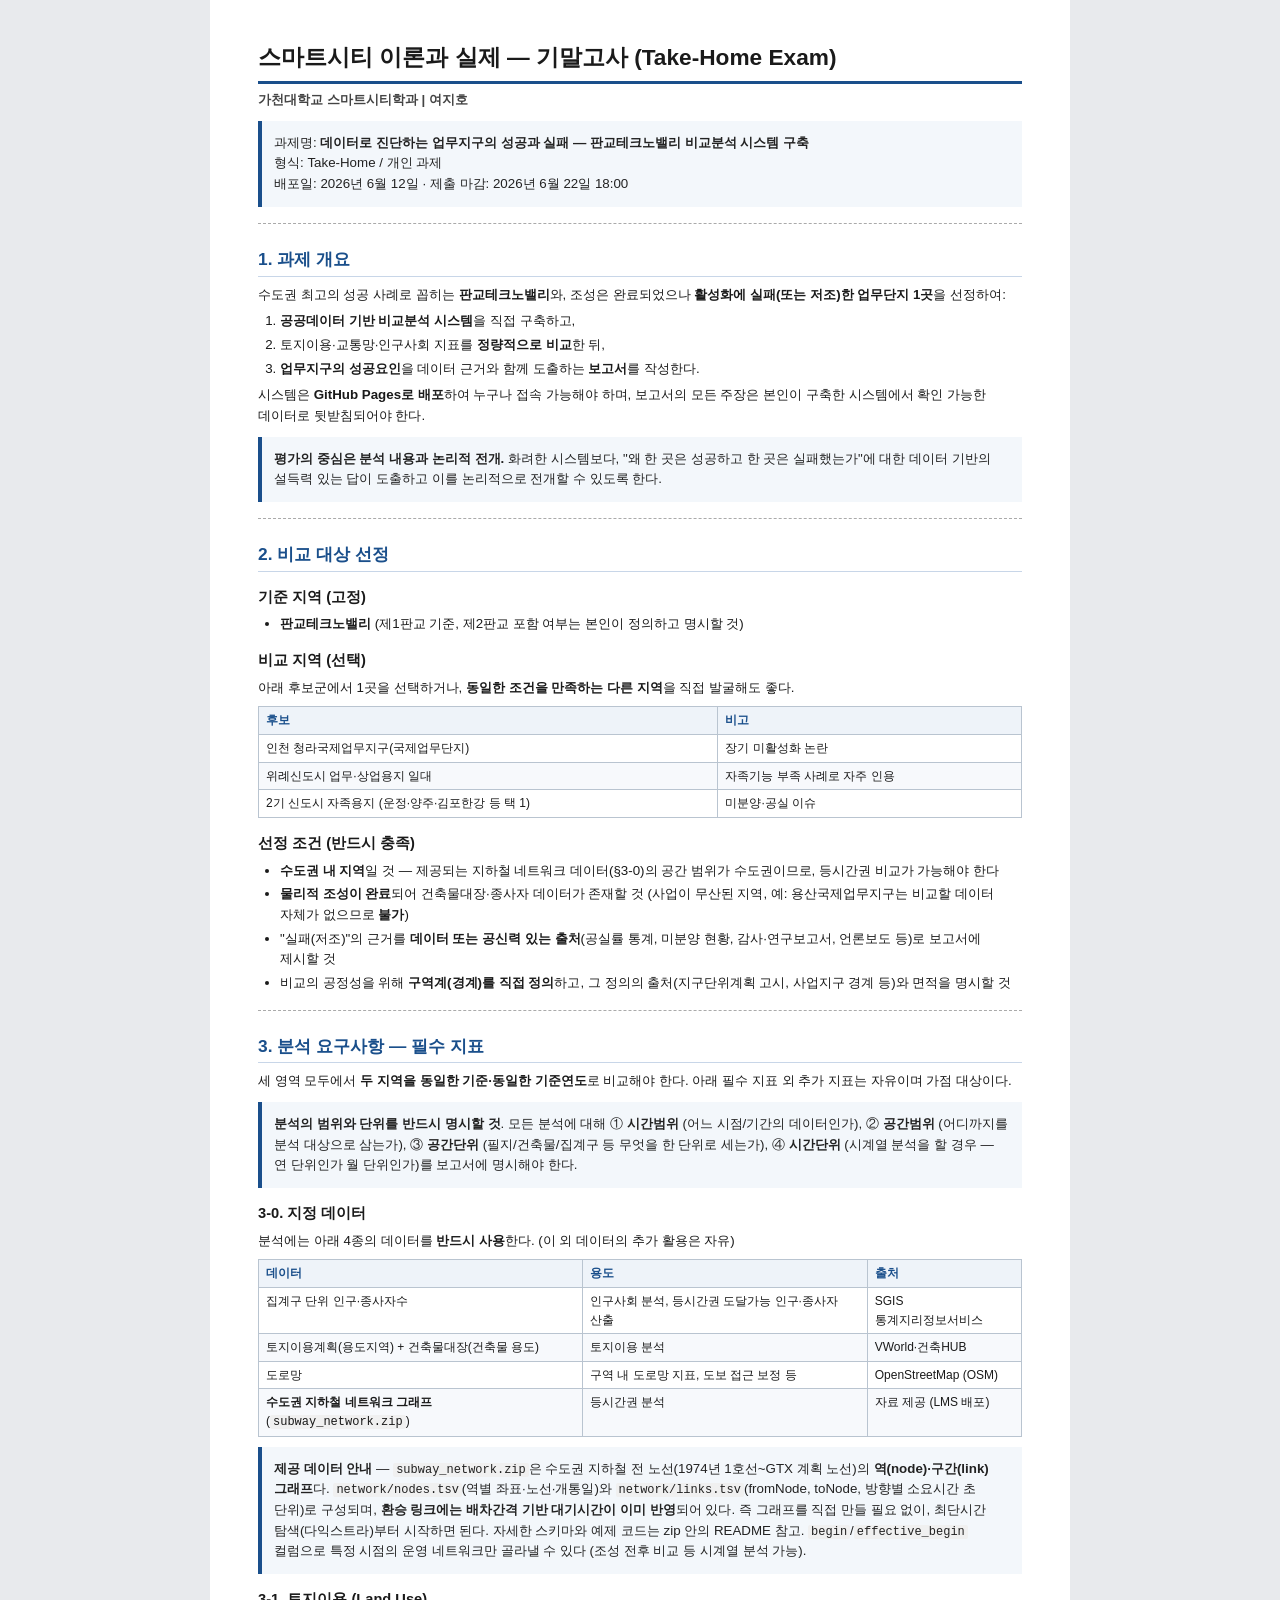
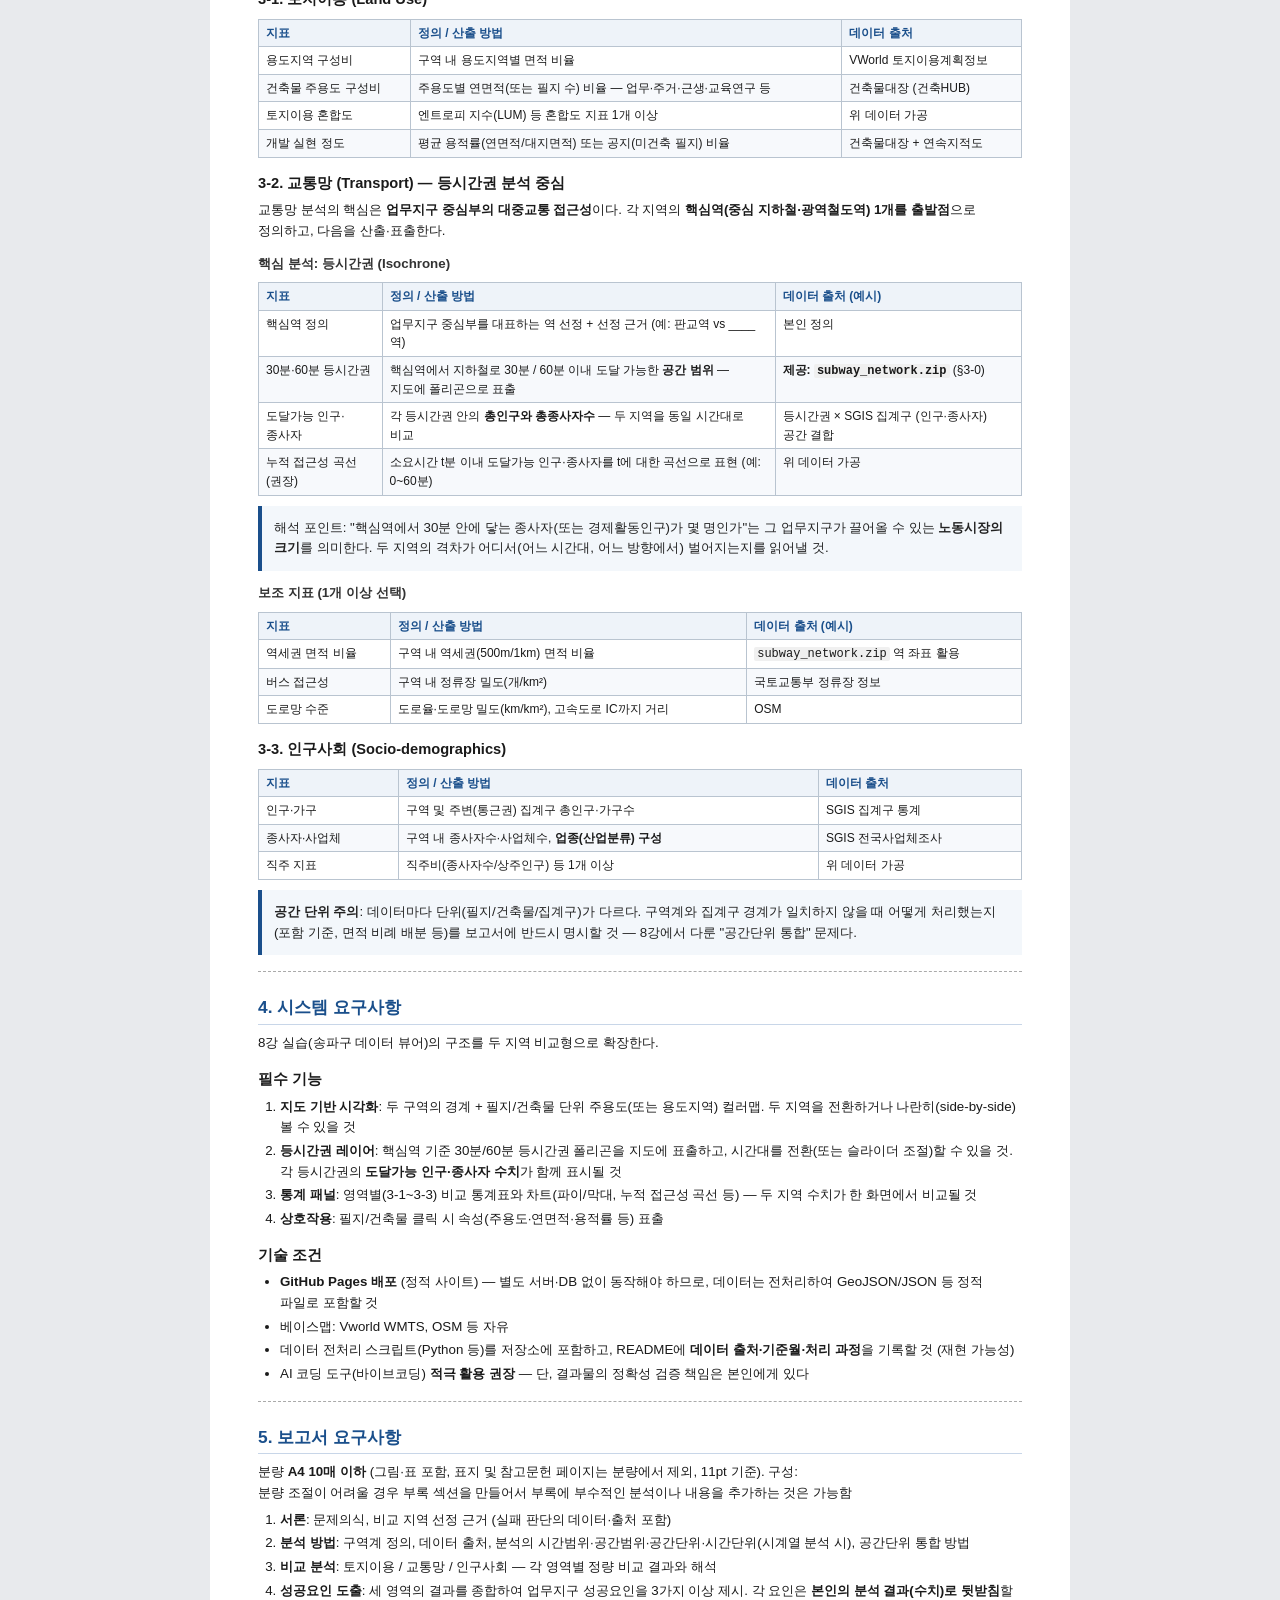
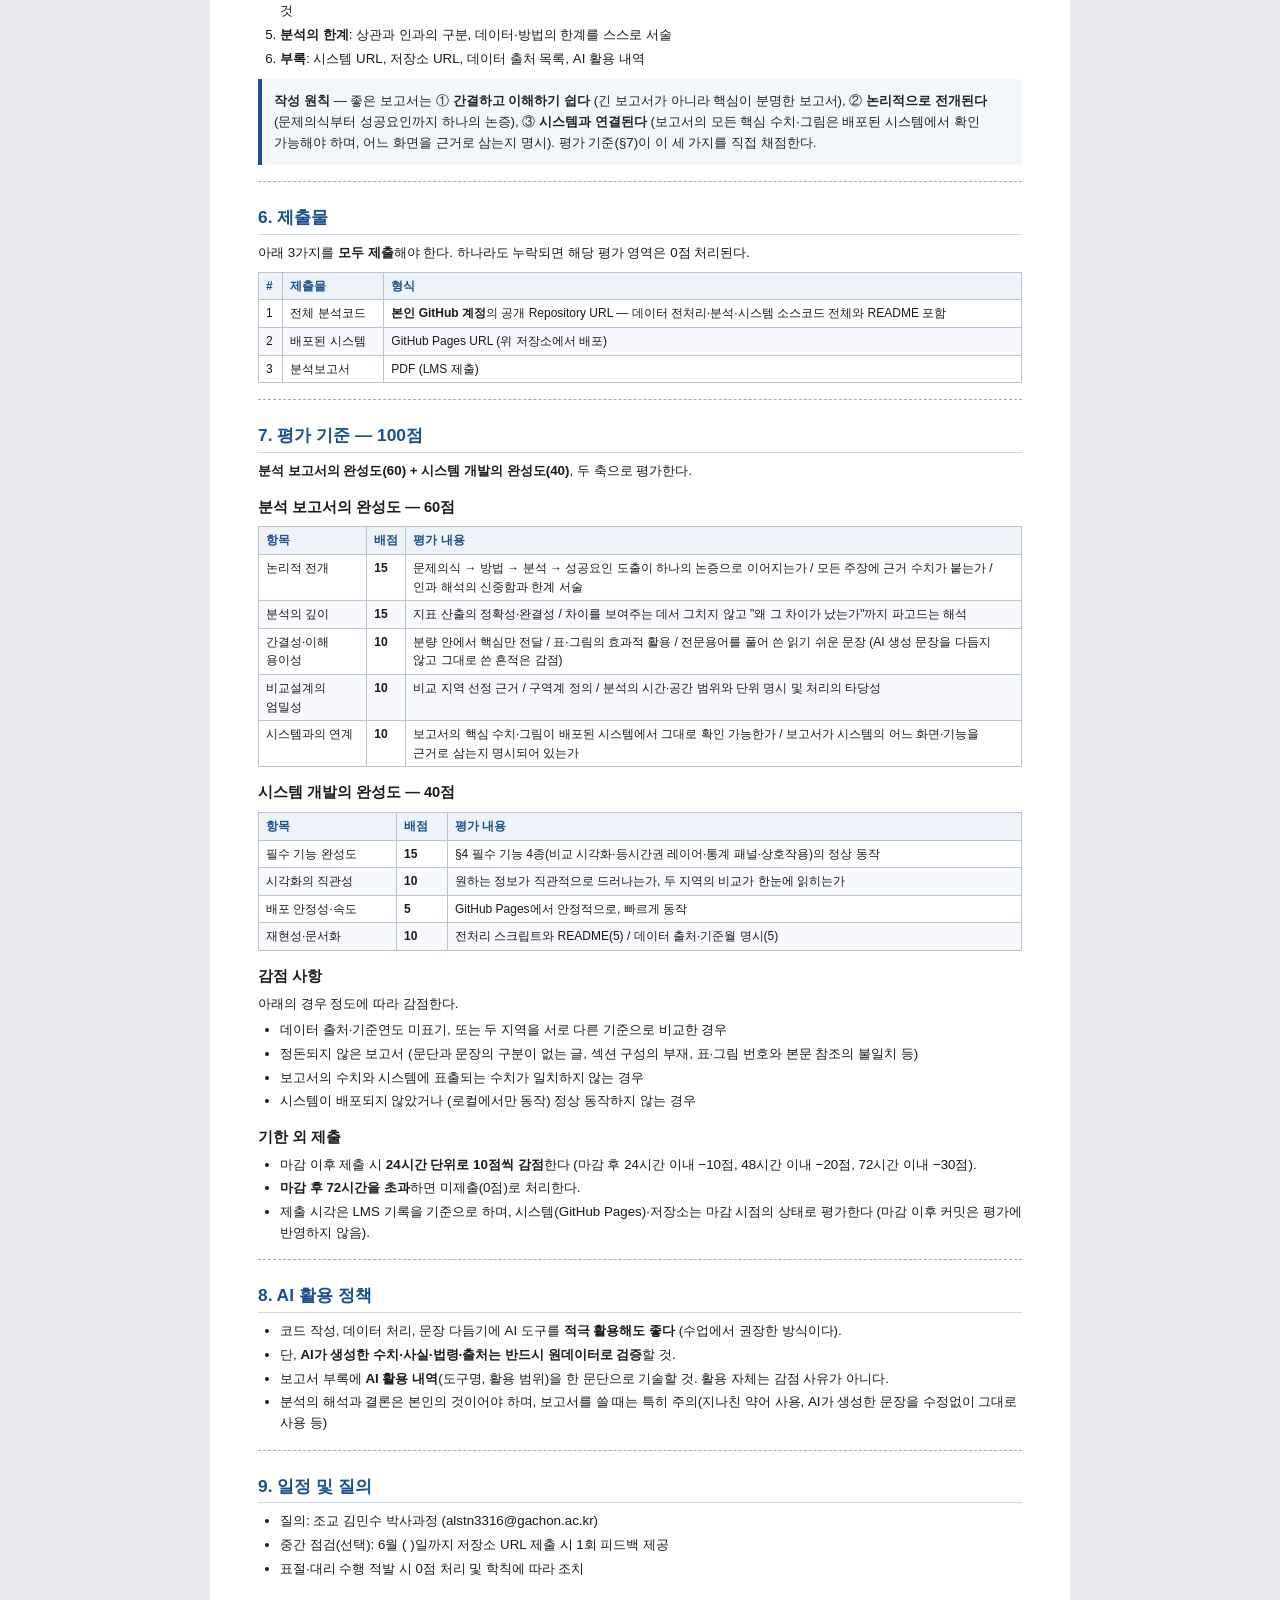
<file: docs/final_exam_prompt.html>
<!DOCTYPE html><html lang='ko'><head><meta charset='utf-8'><title>final_exam</title><style>
@page { size: A4; margin: 18mm 16mm; }
* { box-sizing: border-box; }
body {
  font-family: 'Malgun Gothic', '맑은 고딕', sans-serif;
  font-size: 10pt; line-height: 1.55; color: #1a1a1a;
  margin: 0; word-break: keep-all;
}
@media screen {
  body { max-width: 860px; margin: 0 auto; padding: 40px 48px; background: #fff; }
  html { background: #e8eaed; }
}
h1 { font-size: 17pt; margin: 0 0 2px; border-bottom: 3px solid #1a4f8b; padding-bottom: 6px; }
h1 + p strong { color: #444; }
h2 { font-size: 13pt; color: #1a4f8b; margin: 22px 0 8px; border-bottom: 1px solid #c8d6e8; padding-bottom: 3px; }
h3 { font-size: 11pt; margin: 14px 0 6px; }
h4 { font-size: 10pt; margin: 12px 0 4px; color: #333; }
p { margin: 6px 0; }
ul, ol { margin: 6px 0; padding-left: 22px; }
li { margin: 3px 0; }
table { border-collapse: collapse; width: 100%; margin: 8px 0; font-size: 9pt; }
th, td { border: 1px solid #b9c4d0; padding: 4px 7px; text-align: left; vertical-align: top; }
th { background: #eef3f9; color: #1a4f8b; }
tr:nth-child(even) td { background: #f7f9fc; }
blockquote {
  margin: 10px 0; padding: 8px 12px; background: #f3f7fb;
  border-left: 4px solid #1a4f8b; color: #222;
}
blockquote p { margin: 4px 0; }
code { font-family: Consolas, monospace; font-size: 9pt; background: #f0f0f0; padding: 0 3px; border-radius: 2px; }
hr { border: none; border-top: 1px dashed #aaa; margin: 16px 0; }
h2, h3 { page-break-after: avoid; }
table, blockquote { page-break-inside: avoid; }
</style></head><body><h1>스마트시티 이론과 실제 — 기말고사 (Take-Home Exam)</h1>
<p><strong>가천대학교 스마트시티학과 | 여지호</strong></p>
<blockquote>
<p>과제명: <strong>데이터로 진단하는 업무지구의 성공과 실패 — 판교테크노밸리 비교분석 시스템 구축</strong><br />
형식: Take-Home / 개인 과제<br />
배포일: 2026년 6월 12일 · 제출 마감: 2026년 6월 22일 18:00</p>
</blockquote>
<hr />
<h2>1. 과제 개요</h2>
<p>수도권 최고의 성공 사례로 꼽히는 <strong>판교테크노밸리</strong>와, 조성은 완료되었으나 <strong>활성화에 실패(또는 저조)한 업무단지 1곳</strong>을 선정하여:</p>
<ol>
<li><strong>공공데이터 기반 비교분석 시스템</strong>을 직접 구축하고,</li>
<li>토지이용·교통망·인구사회 지표를 <strong>정량적으로 비교</strong>한 뒤,</li>
<li><strong>업무지구의 성공요인</strong>을 데이터 근거와 함께 도출하는 <strong>보고서</strong>를 작성한다.</li>
</ol>
<p>시스템은 <strong>GitHub Pages로 배포</strong>하여 누구나 접속 가능해야 하며, 보고서의 모든 주장은 본인이 구축한 시스템에서 확인 가능한 데이터로 뒷받침되어야 한다.</p>
<blockquote>
<p><strong>평가의 중심은 분석 내용과 논리적 전개.</strong> 화려한 시스템보다, "왜 한 곳은 성공하고 한 곳은 실패했는가"에 대한 데이터 기반의 설득력 있는 답이 도출하고 이를 논리적으로 전개할 수 있도록 한다.</p>
</blockquote>
<hr />
<h2>2. 비교 대상 선정</h2>
<h3>기준 지역 (고정)</h3>
<ul>
<li><strong>판교테크노밸리</strong> (제1판교 기준, 제2판교 포함 여부는 본인이 정의하고 명시할 것)</li>
</ul>
<h3>비교 지역 (선택)</h3>
<p>아래 후보군에서 1곳을 선택하거나, <strong>동일한 조건을 만족하는 다른 지역</strong>을 직접 발굴해도 좋다.</p>
<table>
<thead>
<tr>
<th>후보</th>
<th>비고</th>
</tr>
</thead>
<tbody>
<tr>
<td>인천 청라국제업무지구(국제업무단지)</td>
<td>장기 미활성화 논란</td>
</tr>
<tr>
<td>위례신도시 업무·상업용지 일대</td>
<td>자족기능 부족 사례로 자주 인용</td>
</tr>
<tr>
<td>2기 신도시 자족용지 (운정·양주·김포한강 등 택 1)</td>
<td>미분양·공실 이슈</td>
</tr>
</tbody>
</table>
<h3>선정 조건 (반드시 충족)</h3>
<ul>
<li><strong>수도권 내 지역</strong>일 것 — 제공되는 지하철 네트워크 데이터(§3-0)의 공간 범위가 수도권이므로, 등시간권 비교가 가능해야 한다</li>
<li><strong>물리적 조성이 완료</strong>되어 건축물대장·종사자 데이터가 존재할 것 (사업이 무산된 지역, 예: 용산국제업무지구는 비교할 데이터 자체가 없으므로 <strong>불가</strong>)</li>
<li>"실패(저조)"의 근거를 <strong>데이터 또는 공신력 있는 출처</strong>(공실률 통계, 미분양 현황, 감사·연구보고서, 언론보도 등)로 보고서에 제시할 것 </li>
<li>비교의 공정성을 위해 <strong>구역계(경계)를 직접 정의</strong>하고, 그 정의의 출처(지구단위계획 고시, 사업지구 경계 등)와 면적을 명시할 것</li>
</ul>
<hr />
<h2>3. 분석 요구사항 — 필수 지표</h2>
<p>세 영역 모두에서 <strong>두 지역을 동일한 기준·동일한 기준연도</strong>로 비교해야 한다. 아래 필수 지표 외 추가 지표는 자유이며 가점 대상이다.</p>
<blockquote>
<p><strong>분석의 범위와 단위를 반드시 명시할 것</strong>. 모든 분석에 대해 ① <strong>시간범위</strong> (어느 시점/기간의 데이터인가), ② <strong>공간범위</strong> (어디까지를 분석 대상으로 삼는가), ③ <strong>공간단위</strong> (필지/건축물/집계구 등 무엇을 한 단위로 세는가), ④ <strong>시간단위</strong> (시계열 분석을 할 경우 — 연 단위인가 월 단위인가)를 보고서에 명시해야 한다. </p>
</blockquote>
<h3>3-0. 지정 데이터</h3>
<p>분석에는 아래 4종의 데이터를 <strong>반드시 사용</strong>한다. (이 외 데이터의 추가 활용은 자유)</p>
<table>
<thead>
<tr>
<th>데이터</th>
<th>용도</th>
<th>출처</th>
</tr>
</thead>
<tbody>
<tr>
<td>집계구 단위 인구·종사자수</td>
<td>인구사회 분석, 등시간권 도달가능 인구·종사자 산출</td>
<td>SGIS 통계지리정보서비스</td>
</tr>
<tr>
<td>토지이용계획(용도지역) + 건축물대장(건축물 용도)</td>
<td>토지이용 분석</td>
<td>VWorld·건축HUB</td>
</tr>
<tr>
<td>도로망</td>
<td>구역 내 도로망 지표, 도보 접근 보정 등</td>
<td>OpenStreetMap (OSM)</td>
</tr>
<tr>
<td><strong>수도권 지하철 네트워크 그래프</strong> (<code>subway_network.zip</code>)</td>
<td>등시간권 분석</td>
<td>자료 제공 (LMS 배포)</td>
</tr>
</tbody>
</table>
<blockquote>
<p><strong>제공 데이터 안내</strong> — <code>subway_network.zip</code>은 수도권 지하철 전 노선(1974년 1호선~GTX 계획 노선)의 <strong>역(node)·구간(link) 그래프</strong>다. <code>network/nodes.tsv</code>(역별 좌표·노선·개통일)와 <code>network/links.tsv</code>(fromNode, toNode, 방향별 소요시간 초 단위)로 구성되며, <strong>환승 링크에는 배차간격 기반 대기시간이 이미 반영</strong>되어 있다. 즉 그래프를 직접 만들 필요 없이, 최단시간 탐색(다익스트라)부터 시작하면 된다. 자세한 스키마와 예제 코드는 zip 안의 README 참고. <code>begin</code>/<code>effective_begin</code> 컬럼으로 특정 시점의 운영 네트워크만 골라낼 수 있다 (조성 전후 비교 등 시계열 분석 가능).</p>
</blockquote>
<h3>3-1. 토지이용 (Land Use)</h3>
<table>
<thead>
<tr>
<th>지표</th>
<th>정의 / 산출 방법</th>
<th>데이터 출처</th>
</tr>
</thead>
<tbody>
<tr>
<td>용도지역 구성비</td>
<td>구역 내 용도지역별 면적 비율</td>
<td>VWorld 토지이용계획정보</td>
</tr>
<tr>
<td>건축물 주용도 구성비</td>
<td>주용도별 연면적(또는 필지 수) 비율 — 업무·주거·근생·교육연구 등</td>
<td>건축물대장 (건축HUB)</td>
</tr>
<tr>
<td>토지이용 혼합도</td>
<td>엔트로피 지수(LUM) 등 혼합도 지표 1개 이상</td>
<td>위 데이터 가공</td>
</tr>
<tr>
<td>개발 실현 정도</td>
<td>평균 용적률(연면적/대지면적) 또는 공지(미건축 필지) 비율</td>
<td>건축물대장 + 연속지적도</td>
</tr>
</tbody>
</table>
<h3>3-2. 교통망 (Transport) — 등시간권 분석 중심</h3>
<p>교통망 분석의 핵심은 <strong>업무지구 중심부의 대중교통 접근성</strong>이다. 각 지역의 <strong>핵심역(중심 지하철·광역철도역) 1개를 출발점</strong>으로 정의하고, 다음을 산출·표출한다.</p>
<h4>핵심 분석: 등시간권 (Isochrone)</h4>
<table>
<thead>
<tr>
<th>지표</th>
<th>정의 / 산출 방법</th>
<th>데이터 출처 (예시)</th>
</tr>
</thead>
<tbody>
<tr>
<td>핵심역 정의</td>
<td>업무지구 중심부를 대표하는 역 선정 + 선정 근거 (예: 판교역 vs ____역)</td>
<td>본인 정의</td>
</tr>
<tr>
<td>30분·60분 등시간권</td>
<td>핵심역에서 지하철로 30분 / 60분 이내 도달 가능한 <strong>공간 범위</strong> — 지도에 폴리곤으로 표출</td>
<td><strong>제공: <code>subway_network.zip</code></strong> (§3-0)</td>
</tr>
<tr>
<td>도달가능 인구·종사자</td>
<td>각 등시간권 안의 <strong>총인구와 총종사자수</strong> — 두 지역을 동일 시간대로 비교</td>
<td>등시간권 × SGIS 집계구 (인구·종사자) 공간 결합</td>
</tr>
<tr>
<td>누적 접근성 곡선 (권장)</td>
<td>소요시간 t분 이내 도달가능 인구·종사자를 t에 대한 곡선으로 표현 (예: 0~60분)</td>
<td>위 데이터 가공</td>
</tr>
</tbody>
</table>
<blockquote>
<p>해석 포인트: "핵심역에서 30분 안에 닿는 종사자(또는 경제활동인구)가 몇 명인가"는 그 업무지구가 끌어올 수 있는 <strong>노동시장의 크기</strong>를 의미한다. 두 지역의 격차가 어디서(어느 시간대, 어느 방향에서) 벌어지는지를 읽어낼 것.</p>
</blockquote>
<h4>보조 지표 (1개 이상 선택)</h4>
<table>
<thead>
<tr>
<th>지표</th>
<th>정의 / 산출 방법</th>
<th>데이터 출처 (예시)</th>
</tr>
</thead>
<tbody>
<tr>
<td>역세권 면적 비율</td>
<td>구역 내 역세권(500m/1km) 면적 비율</td>
<td><code>subway_network.zip</code> 역 좌표 활용</td>
</tr>
<tr>
<td>버스 접근성</td>
<td>구역 내 정류장 밀도(개/km²)</td>
<td>국토교통부 정류장 정보</td>
</tr>
<tr>
<td>도로망 수준</td>
<td>도로율·도로망 밀도(km/km²), 고속도로 IC까지 거리</td>
<td>OSM</td>
</tr>
</tbody>
</table>
<h3>3-3. 인구사회 (Socio-demographics)</h3>
<table>
<thead>
<tr>
<th>지표</th>
<th>정의 / 산출 방법</th>
<th>데이터 출처</th>
</tr>
</thead>
<tbody>
<tr>
<td>인구·가구</td>
<td>구역 및 주변(통근권) 집계구 총인구·가구수</td>
<td>SGIS 집계구 통계</td>
</tr>
<tr>
<td>종사자·사업체</td>
<td>구역 내 종사자수·사업체수, <strong>업종(산업분류) 구성</strong></td>
<td>SGIS 전국사업체조사</td>
</tr>
<tr>
<td>직주 지표</td>
<td>직주비(종사자수/상주인구) 등 1개 이상</td>
<td>위 데이터 가공</td>
</tr>
</tbody>
</table>
<blockquote>
<p><strong>공간 단위 주의</strong>: 데이터마다 단위(필지/건축물/집계구)가 다르다. 구역계와 집계구 경계가 일치하지 않을 때 어떻게 처리했는지(포함 기준, 면적 비례 배분 등)를 보고서에 반드시 명시할 것 — 8강에서 다룬 "공간단위 통합" 문제다.</p>
</blockquote>
<hr />
<h2>4. 시스템 요구사항</h2>
<p>8강 실습(송파구 데이터 뷰어)의 구조를 두 지역 비교형으로 확장한다.</p>
<h3>필수 기능</h3>
<ol>
<li><strong>지도 기반 시각화</strong>: 두 구역의 경계 + 필지/건축물 단위 주용도(또는 용도지역) 컬러맵. 두 지역을 전환하거나 나란히(side-by-side) 볼 수 있을 것</li>
<li><strong>등시간권 레이어</strong>: 핵심역 기준 30분/60분 등시간권 폴리곤을 지도에 표출하고, 시간대를 전환(또는 슬라이더 조절)할 수 있을 것. 각 등시간권의 <strong>도달가능 인구·종사자 수치</strong>가 함께 표시될 것</li>
<li><strong>통계 패널</strong>: 영역별(3-1~3-3) 비교 통계표와 차트(파이/막대, 누적 접근성 곡선 등) — 두 지역 수치가 한 화면에서 비교될 것</li>
<li><strong>상호작용</strong>: 필지/건축물 클릭 시 속성(주용도·연면적·용적률 등) 표출</li>
</ol>
<h3>기술 조건</h3>
<ul>
<li><strong>GitHub Pages 배포</strong> (정적 사이트) — 별도 서버·DB 없이 동작해야 하므로, 데이터는 전처리하여 GeoJSON/JSON 등 정적 파일로 포함할 것</li>
<li>베이스맵: Vworld WMTS, OSM 등 자유</li>
<li>데이터 전처리 스크립트(Python 등)를 저장소에 포함하고, README에 <strong>데이터 출처·기준월·처리 과정</strong>을 기록할 것 (재현 가능성)</li>
<li>AI 코딩 도구(바이브코딩) <strong>적극 활용 권장</strong> — 단, 결과물의 정확성 검증 책임은 본인에게 있다</li>
</ul>
<hr />
<h2>5. 보고서 요구사항</h2>
<p>분량 <strong>A4 10매 이하</strong> (그림·표 포함, 표지 및 참고문헌 페이지는 분량에서 제외, 11pt 기준). 구성:<br />
분량 조절이 어려울 경우 부록 섹션을 만들어서 부록에 부수적인 분석이나 내용을 추가하는 것은 가능함</p>
<ol>
<li><strong>서론</strong>: 문제의식, 비교 지역 선정 근거 (실패 판단의 데이터·출처 포함)</li>
<li><strong>분석 방법</strong>: 구역계 정의, 데이터 출처, 분석의 시간범위·공간범위·공간단위·시간단위(시계열 분석 시), 공간단위 통합 방법</li>
<li><strong>비교 분석</strong>: 토지이용 / 교통망 / 인구사회 — 각 영역별 정량 비교 결과와 해석</li>
<li><strong>성공요인 도출</strong>: 세 영역의 결과를 종합하여 업무지구 성공요인을 3가지 이상 제시. 각 요인은 <strong>본인의 분석 결과(수치)로 뒷받침</strong>할 것</li>
<li><strong>분석의 한계</strong>: 상관과 인과의 구분, 데이터·방법의 한계를 스스로 서술</li>
<li><strong>부록</strong>: 시스템 URL, 저장소 URL, 데이터 출처 목록, AI 활용 내역</li>
</ol>
<blockquote>
<p><strong>작성 원칙</strong> — 좋은 보고서는 ① <strong>간결하고 이해하기 쉽다</strong> (긴 보고서가 아니라 핵심이 분명한 보고서), ② <strong>논리적으로 전개된다</strong> (문제의식부터 성공요인까지 하나의 논증), ③ <strong>시스템과 연결된다</strong> (보고서의 모든 핵심 수치·그림은 배포된 시스템에서 확인 가능해야 하며, 어느 화면을 근거로 삼는지 명시). 평가 기준(§7)이 이 세 가지를 직접 채점한다.</p>
</blockquote>
<hr />
<h2>6. 제출물</h2>
<p>아래 3가지를 <strong>모두 제출</strong>해야 한다. 하나라도 누락되면 해당 평가 영역은 0점 처리된다.</p>
<table>
<thead>
<tr>
<th>#</th>
<th>제출물</th>
<th>형식</th>
</tr>
</thead>
<tbody>
<tr>
<td>1</td>
<td>전체 분석코드</td>
<td><strong>본인 GitHub 계정</strong>의 공개 Repository URL — 데이터 전처리·분석·시스템 소스코드 전체와 README 포함</td>
</tr>
<tr>
<td>2</td>
<td>배포된 시스템</td>
<td>GitHub Pages URL (위 저장소에서 배포)</td>
</tr>
<tr>
<td>3</td>
<td>분석보고서</td>
<td>PDF (LMS 제출)</td>
</tr>
</tbody>
</table>
<hr />
<h2>7. 평가 기준 — 100점</h2>
<p><strong>분석 보고서의 완성도(60) + 시스템 개발의 완성도(40)</strong>, 두 축으로 평가한다.</p>
<h3>분석 보고서의 완성도 — 60점</h3>
<table>
<thead>
<tr>
<th>항목</th>
<th>배점</th>
<th>평가 내용</th>
</tr>
</thead>
<tbody>
<tr>
<td>논리적 전개</td>
<td><strong>15</strong></td>
<td>문제의식 → 방법 → 분석 → 성공요인 도출이 하나의 논증으로 이어지는가 / 모든 주장에 근거 수치가 붙는가 / 인과 해석의 신중함과 한계 서술</td>
</tr>
<tr>
<td>분석의 깊이</td>
<td><strong>15</strong></td>
<td>지표 산출의 정확성·완결성 / 차이를 보여주는 데서 그치지 않고 "왜 그 차이가 났는가"까지 파고드는 해석</td>
</tr>
<tr>
<td>간결성·이해 용이성</td>
<td><strong>10</strong></td>
<td>분량 안에서 핵심만 전달 / 표·그림의 효과적 활용 / 전문용어를 풀어 쓴 읽기 쉬운 문장 (AI 생성 문장을 다듬지 않고 그대로 쓴 흔적은 감점)</td>
</tr>
<tr>
<td>비교설계의 엄밀성</td>
<td><strong>10</strong></td>
<td>비교 지역 선정 근거 / 구역계 정의 / 분석의 시간·공간 범위와 단위 명시 및 처리의 타당성</td>
</tr>
<tr>
<td>시스템과의 연계</td>
<td><strong>10</strong></td>
<td>보고서의 핵심 수치·그림이 배포된 시스템에서 그대로 확인 가능한가 / 보고서가 시스템의 어느 화면·기능을 근거로 삼는지 명시되어 있는가</td>
</tr>
</tbody>
</table>
<h3>시스템 개발의 완성도 — 40점</h3>
<table>
<thead>
<tr>
<th>항목</th>
<th>배점</th>
<th>평가 내용</th>
</tr>
</thead>
<tbody>
<tr>
<td>필수 기능 완성도</td>
<td><strong>15</strong></td>
<td>§4 필수 기능 4종(비교 시각화·등시간권 레이어·통계 패널·상호작용)의 정상 동작</td>
</tr>
<tr>
<td>시각화의 직관성</td>
<td><strong>10</strong></td>
<td>원하는 정보가 직관적으로 드러나는가, 두 지역의 비교가 한눈에 읽히는가</td>
</tr>
<tr>
<td>배포 안정성·속도</td>
<td><strong>5</strong></td>
<td>GitHub Pages에서 안정적으로, 빠르게 동작</td>
</tr>
<tr>
<td>재현성·문서화</td>
<td><strong>10</strong></td>
<td>전처리 스크립트와 README(5) / 데이터 출처·기준월 명시(5)</td>
</tr>
</tbody>
</table>
<h3>감점 사항</h3>
<p>아래의 경우 정도에 따라 감점한다.</p>
<ul>
<li>데이터 출처·기준연도 미표기, 또는 두 지역을 서로 다른 기준으로 비교한 경우</li>
<li>정돈되지 않은 보고서 (문단과 문장의 구분이 없는 글, 섹션 구성의 부재, 표·그림 번호와 본문 참조의 불일치 등)</li>
<li>보고서의 수치와 시스템에 표출되는 수치가 일치하지 않는 경우</li>
<li>시스템이 배포되지 않았거나 (로컬에서만 동작) 정상 동작하지 않는 경우</li>
</ul>
<h3>기한 외 제출</h3>
<ul>
<li>마감 이후 제출 시 <strong>24시간 단위로 10점씩 감점</strong>한다 (마감 후 24시간 이내 −10점, 48시간 이내 −20점, 72시간 이내 −30점).</li>
<li><strong>마감 후 72시간을 초과</strong>하면 미제출(0점)로 처리한다.</li>
<li>제출 시각은 LMS 기록을 기준으로 하며, 시스템(GitHub Pages)·저장소는 마감 시점의 상태로 평가한다 (마감 이후 커밋은 평가에 반영하지 않음).</li>
</ul>
<hr />
<h2>8. AI 활용 정책</h2>
<ul>
<li>코드 작성, 데이터 처리, 문장 다듬기에 AI 도구를 <strong>적극 활용해도 좋다</strong> (수업에서 권장한 방식이다).</li>
<li>단, <strong>AI가 생성한 수치·사실·법령·출처는 반드시 원데이터로 검증</strong>할 것.</li>
<li>보고서 부록에 <strong>AI 활용 내역</strong>(도구명, 활용 범위)을 한 문단으로 기술할 것. 활용 자체는 감점 사유가 아니다.</li>
<li>분석의 해석과 결론은 본인의 것이어야 하며, 보고서를 쓸 때는 특히 주의(지나친 약어 사용, AI가 생성한 문장을 수정없이 그대로 사용 등)</li>
</ul>
<hr />
<h2>9. 일정 및 질의</h2>
<ul>
<li>질의: 조교 김민수 박사과정 (alstn3316@gachon.ac.kr)</li>
<li>중간 점검(선택): 6월 (  )일까지 저장소 URL 제출 시 1회 피드백 제공</li>
<li>표절·대리 수행 적발 시 0점 처리 및 학칙에 따라 조치</li>
</ul></body></html>
</file>
